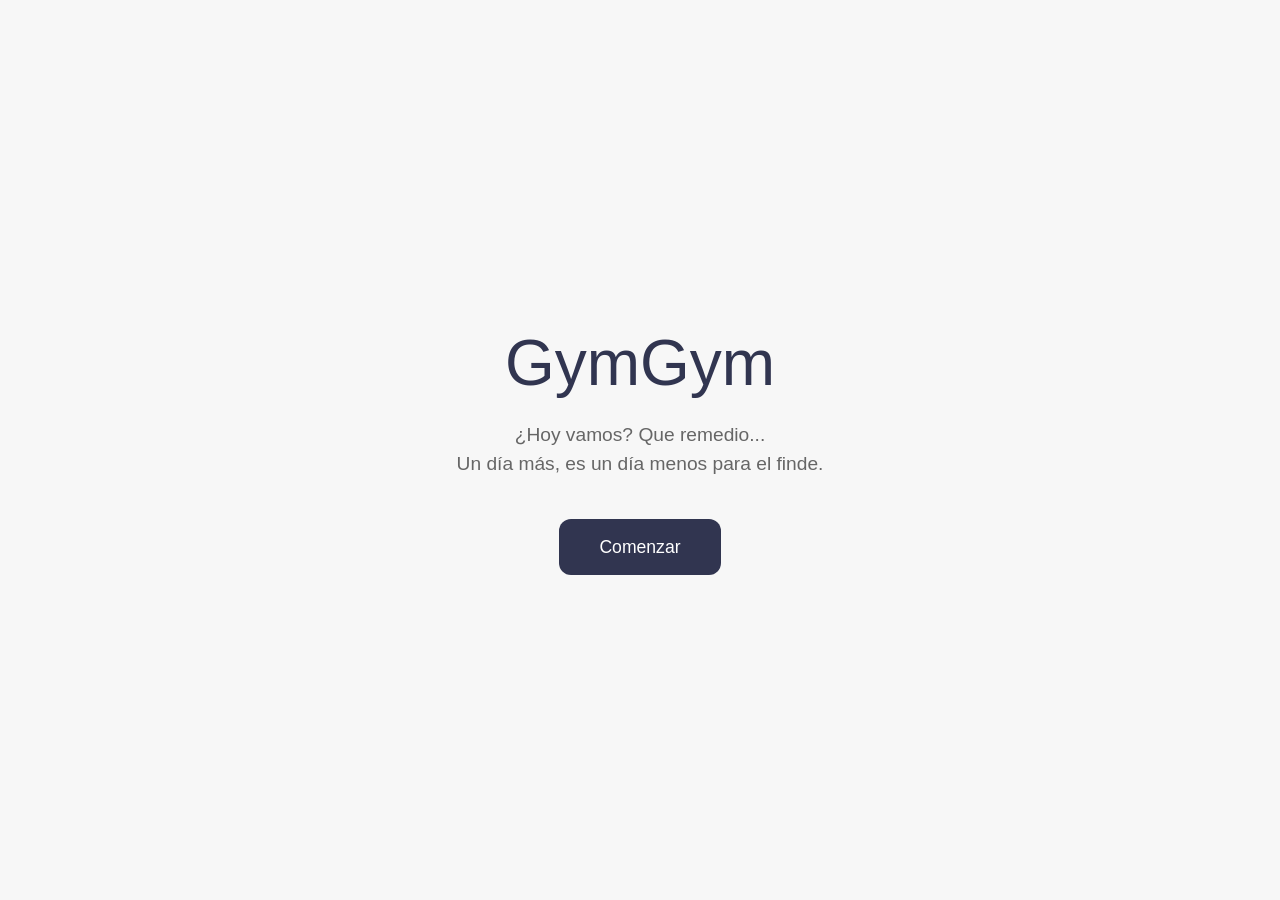
<file: index.html>
<!DOCTYPE html>
<html lang="es">

<head>

    <meta charset="UTF-8">
    <meta name="viewport" content="width=device-width, initial-scale=1.0">

    <title>GymGym</title>

    <link href="https://cdn.jsdelivr.net/npm/bootstrap@5.3.7/dist/css/bootstrap.min.css" rel="stylesheet">

    <link rel="stylesheet" href="css/styles.css">

</head>

<body>

    <div class="index-container">

        <div class="index-content">

            <h1 class="index-title">
                GymGym
            </h1>

            <p class="index-slogan">
                ¿Hoy vamos? Que remedio...
                <br>
                Un día más, es un día menos para el finde.
            </p>

            <button class="index-btn-start" id="startButton">
                Comenzar
            </button>

        </div>

    </div>

    <script src="js/app.js"></script>

</body>

</html>
</file>
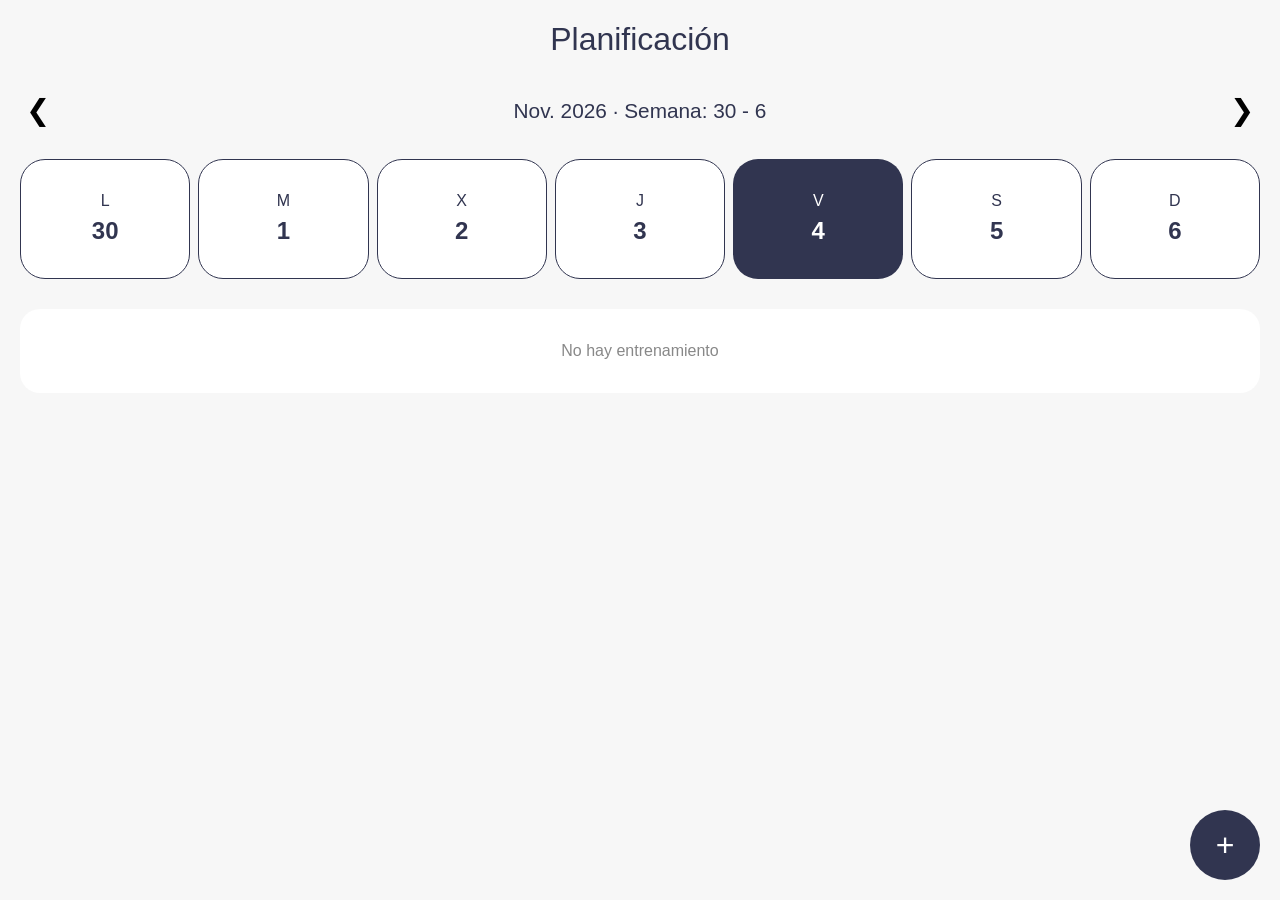
<file: agenda.html>
<!DOCTYPE html>
<html lang="es">

<head>

    <meta charset="UTF-8">
    <meta name="viewport" content="width=device-width, initial-scale=1.0">

    <title>Agenda - GymCarly</title>

    <link href="https://cdn.jsdelivr.net/npm/bootstrap@5.3.7/dist/css/bootstrap.min.css" rel="stylesheet">

    <link rel="stylesheet" href="css/styles.css">

</head>

<body>

    <div class="agenda-container">

        <!-- CABECERA -->

        <div class="agenda-header justify-content-center center">

            <h1 class="agenda-title">
                Planificación
            </h1>
        </div>

        <!-- NAVEGACIÓN -->

        <div class="agenda-navigation">

            <button id="agendaPrevWeek" class="agenda-nav-btn">
                ❮
            </button>

            <h3
                id="agendaPeriodTitle"
                class="agenda-month-title">
            </h3>

            <button id="agendaNextWeek" class="agenda-nav-btn">
                ❯
            </button>

        </div>

        <!-- SEMANA -->

        <div
            id="agendaWeekContainer"
            class="agenda-week-container">
        </div>

        <!-- ENTRENAMIENTOS -->

        <div
            id="agendaTrainingsContainer"
            class="agenda-trainings-container">

            <div class="agenda-empty-state">

                No hay entrenamientos programados

            </div>

        </div>

    </div>

    <!-- FAB -->

    <button
        id="agendaAddTraining"
        class="agenda-fab">

        +

    </button>

    <!-- MODAL -->

    <div
        class="modal fade"
        id="trainingModal"
        tabindex="-1">

        <div class="modal-dialog modal-dialog-centered">

            <div class="modal-content">

                <div class="modal-header">

                    <h5 class="modal-title">
                        Entrenamiento
                    </h5>

                    <button
                        type="button"
                        class="btn-close"
                        data-bs-dismiss="modal">
                    </button>

                </div>

                <div class="modal-body">

                    <div class="mb-3">

                        <label class="form-label">
                            Entrenamiento
                        </label>

                        <select
                            id="trainingType"
                            class="form-select">

                            <option value="chest">
                                Día de Pecho, Hombros y Tríceps
                            </option>

                            <option value="legs">
                                Día de Fuerza Tren Inferior y Core
                            </option>

                            <option value="back">
                                Día de Espalda, Bíceps y Cardio
                            </option>

                            <option value="fullbody">
                                Día de Fuerza y Resistencia Total
                            </option>

                        </select>

                    </div>

                    <div>

                        <label class="form-label">
                            Fecha
                        </label>

                        <input
                            id="trainingDate"
                            type="date"
                            class="form-control">

                    </div>

                </div>

                <div class="modal-footer">

                    <button
                        id="deleteTrainingBtn"
                        type="button"
                        class="btn btn-outline-danger">

                        Eliminar

                    </button>

                    <button
                        id="saveTrainingBtn"
                        type="button"
                        class="btn btn-primary">

                        Guardar

                    </button>

                </div>

            </div>

        </div>

    </div>

    <!-- BOOTSTRAP -->

    <script src="https://cdn.jsdelivr.net/npm/bootstrap@5.3.7/dist/js/bootstrap.bundle.min.js"></script>

    <!-- APP -->

    <script src="js/agenda.js"></script>

</body>

</html>
</file>
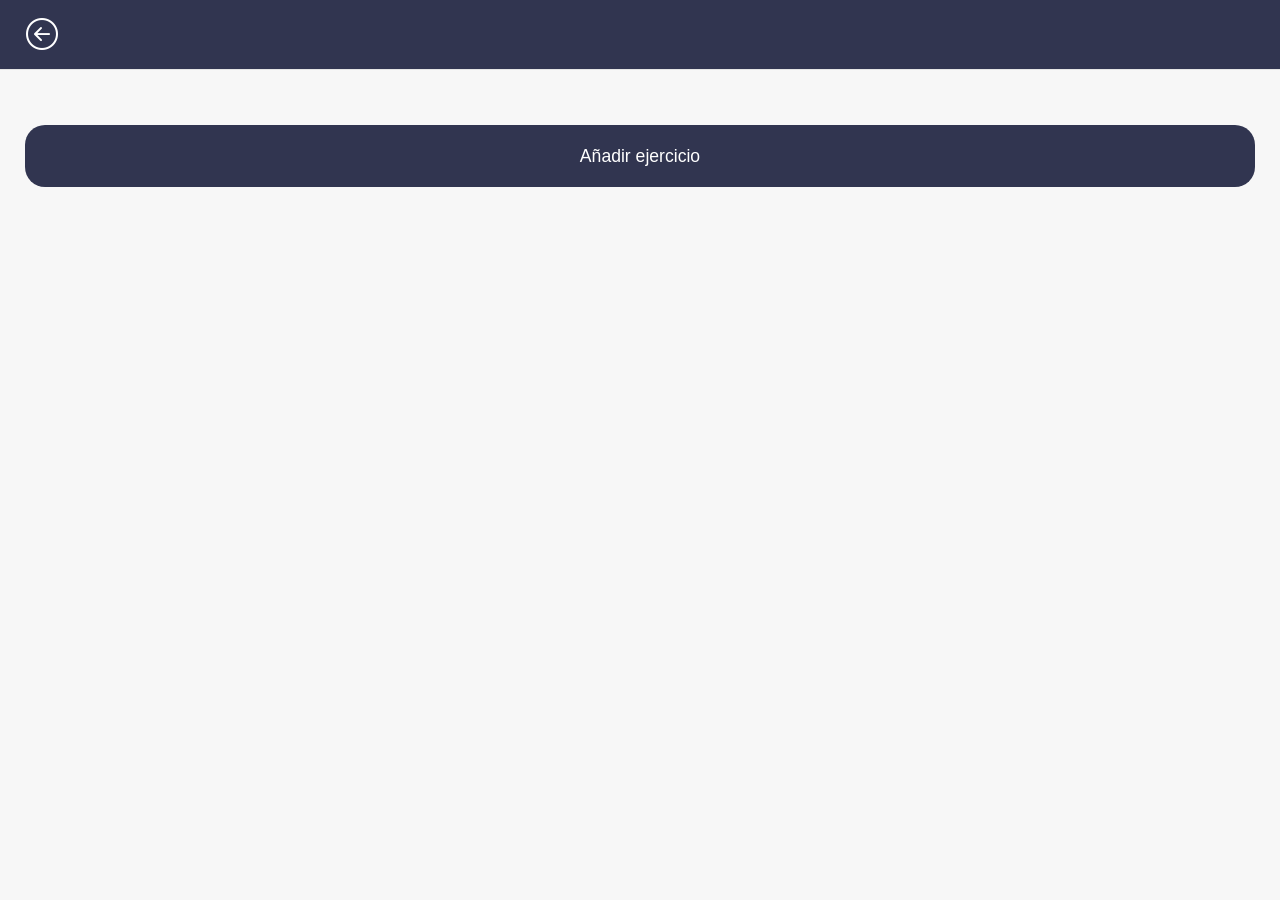
<file: workout-settings.html>
<!DOCTYPE html>
<html lang="es">

<head>

    <meta charset="UTF-8">

    <meta
        name="viewport"
        content="width=device-width, initial-scale=1.0">

    <title>Editar rutina</title>

    <link
        href="https://cdn.jsdelivr.net/npm/bootstrap@5.3.7/dist/css/bootstrap.min.css"
        rel="stylesheet">

    <link
        rel="stylesheet"
        href="https://cdn.jsdelivr.net/npm/bootstrap-icons@1.11.3/font/bootstrap-icons.min.css">

    <link
        rel="stylesheet"
        href="css/styles.css">

</head>

<div
    class="modal fade"
    id="exerciseModal"
    tabindex="-1">

    <div class="modal-dialog">

        <div class="modal-content">

            <div class="modal-header">

                <h5
                    id="exerciseModalTitle"
                    class="modal-title">

                    Editar ejercicio

                </h5>

                <button
                    type="button"
                    class="btn-close"
                    data-bs-dismiss="modal">
                </button>

            </div>

            <div class="modal-body">

                <div class="mb-3">

                    <label class="form-label">
                        Grupo
                    </label>
                
                    <select
                        id="exerciseGroupSelect"
                        class="form-select">
                    </select>

                    <label class="form-label">
                        Nombre
                    </label>

                    <input
                        id="exerciseNameInput"
                        class="form-control">

                </div>

                <div class="mb-3">

                    <label class="form-label">
                        Vídeo
                    </label>

                    <input
                        id="exerciseVideoInput"
                        class="form-control">

                </div>

                <div class="mb-3">

                    <label class="form-label">
                        Series
                    </label>

                    <input
                        id="exerciseSetsInput"
                        class="form-control">

                </div>

                <div>

                    <label class="form-label">
                        Repeticiones
                    </label>

                    <input
                        id="exerciseRepsInput"
                        class="form-control">

                </div>

            </div>

            <div class="modal-footer">

                <button
                    id="saveExerciseBtn"
                    class="btn btn-primary">

                    Guardar

                </button>

            </div>

        </div>

    </div>

</div>

<div
    class="modal fade"
    id="deleteModal"
    tabindex="-1">

    <div class="modal-dialog modal-dialog-centered">

        <div class="modal-content">

            <div class="modal-header">

                <h5 class="modal-title">
                    Eliminar ejercicio
                </h5>

            </div>

            <div class="modal-body">

                <p id="deleteModalText">
                </p>

            </div>

            <div class="modal-footer">

                <button
                    class="btn btn-secondary"
                    data-bs-dismiss="modal">

                    No

                </button>

                <button
                    id="confirmDeleteBtn"
                    class="btn btn-danger">

                    Sí

                </button>

            </div>

        </div>

    </div>

</div>

<body>

    <div class="workout-page">

        <div class="workout-navbar">

            <button
            id="backBtn"
            class="workout-nav-btn">
    
            <i class="bi bi-arrow-left-circle"></i>
    
        </button>

        </div>

        <h1 id="settingsTitle">
        </h1>

        <button
    id="addExerciseBtn"
    class="workout-finish-btn">

    Añadir ejercicio

</button>

        <div id="settingsContainer">
        </div>

    </div>
    <script src="https://cdn.jsdelivr.net/npm/bootstrap@5.3.7/dist/js/bootstrap.bundle.min.js"></script>
    <script src="js/exercisesData.js"></script>
    <script src="js/workout-settings.js"></script>

</body>

</html>
</file>
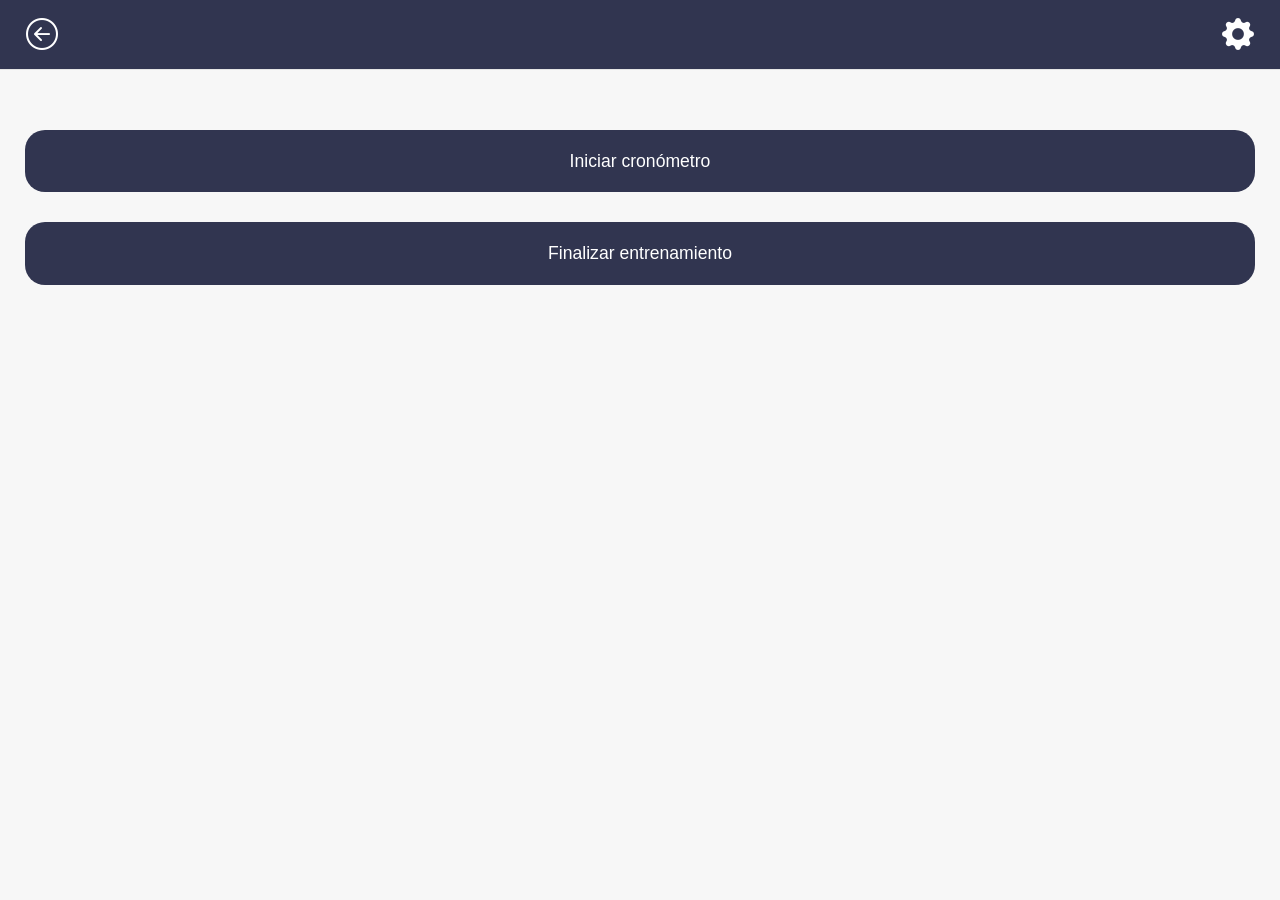
<file: workout.html>
<!DOCTYPE html>
<html lang="es">

<head>

    <meta charset="UTF-8">

    <meta
        name="viewport"
        content="width=device-width, initial-scale=1.0">

    <title>Workout</title>

    <link
        href="https://cdn.jsdelivr.net/npm/bootstrap@5.3.7/dist/css/bootstrap.min.css"
        rel="stylesheet">
        <link
    rel="stylesheet"
    href="https://cdn.jsdelivr.net/npm/bootstrap-icons@1.11.3/font/bootstrap-icons.min.css">

    <link
        rel="stylesheet"
        href="css/styles.css">

</head>

<body>

    <div class="workout-page">

        <div class="workout-navbar">

            <button
                id="backBtn2"
                class="workout-nav-btn">
        
                <i class="bi bi-arrow-left-circle"></i>
        
            </button>
        
            <button
                id="settingsBtn"
                class="workout-nav-btn">
        
                <i class="bi bi-gear-fill"></i>
        
            </button>
        
        </div>

        <h1
            id="workoutTitle"
            class="workout-title">
        </h1>

        <div
            id="workoutExercises">
        </div>
        <button
    id="timerBtn"
    class="workout-finish-btn">
    Iniciar cronómetro
</button>
        <button
            id="finishWorkoutBtn"
            class="workout-finish-btn">

            Finalizar entrenamiento

        </button>

    </div>

    <script src="js/exercisesData.js"></script>
    <script src="js/workout.js"></script>
    <script src="https://cdn.jsdelivr.net/npm/bootstrap@5.3.7/dist/js/bootstrap.bundle.min.js"></script>
</body>

</html>
</file>
<file: css/styles.css>
/* =========================
   GLOBAL
========================= */

body{
    margin:0;
    padding:0;

    background:#f7f7f7;

    font-family:Arial, Helvetica, sans-serif;

    color:#313550;

    overflow-x:hidden;
}

/* =========================
   INDEX
========================= */

.index-container{

    width:100%;
    min-height:100vh;

    display:flex;

    justify-content:center;
    align-items:center;

    padding:20px;
}

.index-content{

    text-align:center;

    max-width:500px;
}

.index-title{

    font-size:4rem;
    font-weight:300;

    margin-bottom:20px;
}

.index-slogan{

    font-size:1.2rem;

    color:#666;

    margin-bottom:40px;
}

.index-btn-start{

    border:none;

    background:#313550;

    color:white;

    padding:15px 40px;

    border-radius:12px;

    font-size:1.1rem;

    cursor:pointer;

    transition:.3s;
}

.index-btn-start:hover{

    background:#252840;
}

/* =========================
   AGENDA
========================= */

.agenda-container{
    padding:20px;
    padding-bottom:120px;
}

.agenda-header{

    display:flex;

    justify-content:space-between;
    align-items:center;

    margin-bottom:30px;
}

.agenda-title{

    font-size:2rem;
    font-weight:300;

    margin:0;
}


.agenda-navigation{

    display:flex;

    justify-content:space-between;
    align-items:center;

    margin-bottom:25px;
}

.agenda-nav-btn{

    border:none;
    background:none;

    font-size:1.8rem;

    cursor:pointer;
}

.agenda-month-title{

    margin:0;

    font-size:1.3rem;
}

.agenda-week-container{

    display:grid;

    grid-template-columns:repeat(7,1fr);

    gap:8px;
}

.agenda-day{

    height:120px;

    border:1px solid #313550;

    border-radius:25px;

    background:white;

    display:flex;
    flex-direction:column;

    justify-content:center;
    align-items:center;
}

.agenda-day-name{

    font-size:1rem;
}

.agenda-day-number{

    font-size:1.5rem;
    font-weight:600;
}

.agenda-trainings-container{

    margin-top:30px;
}

.agenda-empty-state{

    background:white;

    border-radius:20px;

    padding:30px;

    text-align:center;

    color:#888;
}

.agenda-fab{

    position:fixed;

    right:20px;
    bottom:20px;

    width:70px;
    height:70px;

    border:none;

    border-radius:50%;

    background:#313550;

    color:white;

    font-size:2rem;

    cursor:pointer;
}
.agenda-day-training{

    background:#f7b21a;

    color:white;

    border:none;
}

.agenda-workout-card{

    background:white;

    border-radius:20px;

    padding:20px;

    margin-bottom:15px;

    display:flex;
    align-items:center;
    gap:15px;

    border:2px solid #f7b21a;
}

.agenda-status-circle{

    width:50px;
    height:50px;

    border-radius:50%;

    background:#f7b21a;

    color:white;

    display:flex;
    align-items:center;
    justify-content:center;
}

.agenda-day-training{

    background:#f7b21a;

    color:white;

    border:none;
}

.agenda-day-selected{

    background:#313550;

    color:white;

    border:none;
}

.workout-container{

    padding:30px;
}

.workout-title{

    font-size:2rem;
    font-weight:600;
}

/* =========================
   WORKOUT
========================= */

.workout-page{

    padding:25px;
}

.workout-back-btn{

    border:none;

    background:none;

    font-size:2rem;

    margin-bottom:20px;
}

.workout-title{

    margin-bottom:30px;

    font-size:2.2rem;

    font-weight:300;
}

.exercise-card{

    background:white;

    padding:20px;

    margin-bottom:10px;

    border-radius:15px;

    border:1px solid #ddd;
}

.workout-finish-btn{

    width:100%;

    margin-top:30px;

    border:none;

    border-radius:20px;

    padding:18px;

    background:#313550;

    color:white;

    font-size:1.1rem;
}

.exercise-group-title{

    margin-top:30px;
    margin-bottom:15px;

    font-size:1.8rem;

    font-weight:500;

    color:#313550;
}

.agenda-day-completed{

    background:#18b86c;

    color:white;

    border:none;
}

.agenda-workout-card-completed{

    border-color:#18b86c;
}

.agenda-workout-card-completed h4{

    color:#000000;
}

.agenda-workout-card-completed p{

    color:#18b86c;
}

.workout-navbar{

    display:flex;

    justify-content:space-between;

    align-items:center;

    height:70px;

    padding:0 20px;

    background: #313550;
    color: white;

    border-bottom:1px solid #e5e5e5;

    margin:-25px -25px 25px -25px;
}

.workout-nav-btn{

    border:none;

    background:none;

    font-size:2rem;

    color:white;
}

/* button#settingsBtn {
    margin-right: 20px;
} */

/* =========================
   EXERCISE
========================= */

.exercise-page{

    padding:25px;
}

iframe{

    border-radius:15px;
}

.exercise-name{

    font-size:1.1rem;
    font-weight:600;
}

.exercise-details{

    margin-top:6px;

    color:#777;

    font-size:.9rem;
}

.exercise-info{

    margin-top:-15px;
    margin-bottom:20px;

    color:#666;

    font-size:1rem;
}

/* EDICION DE EJERCICIOS */
.settings-exercise-card{

    background:white;

    border-radius:15px;

    padding:15px 20px;

    margin-bottom:10px;

    display:flex;

    justify-content:space-between;

    align-items:flex-start;

    border:1px solid #ddd;
}

.settings-exercise-name{

    flex:1;

    padding-right:15px;

    font-size:1rem;
}

.settings-actions{

    display:flex;

    gap:12px;

    flex-shrink:0;
}

.settings-action-btn{

    border:none;

    background:none;

    padding:0;

    color:#313550;

    font-size:1.1rem;
}
</file>
